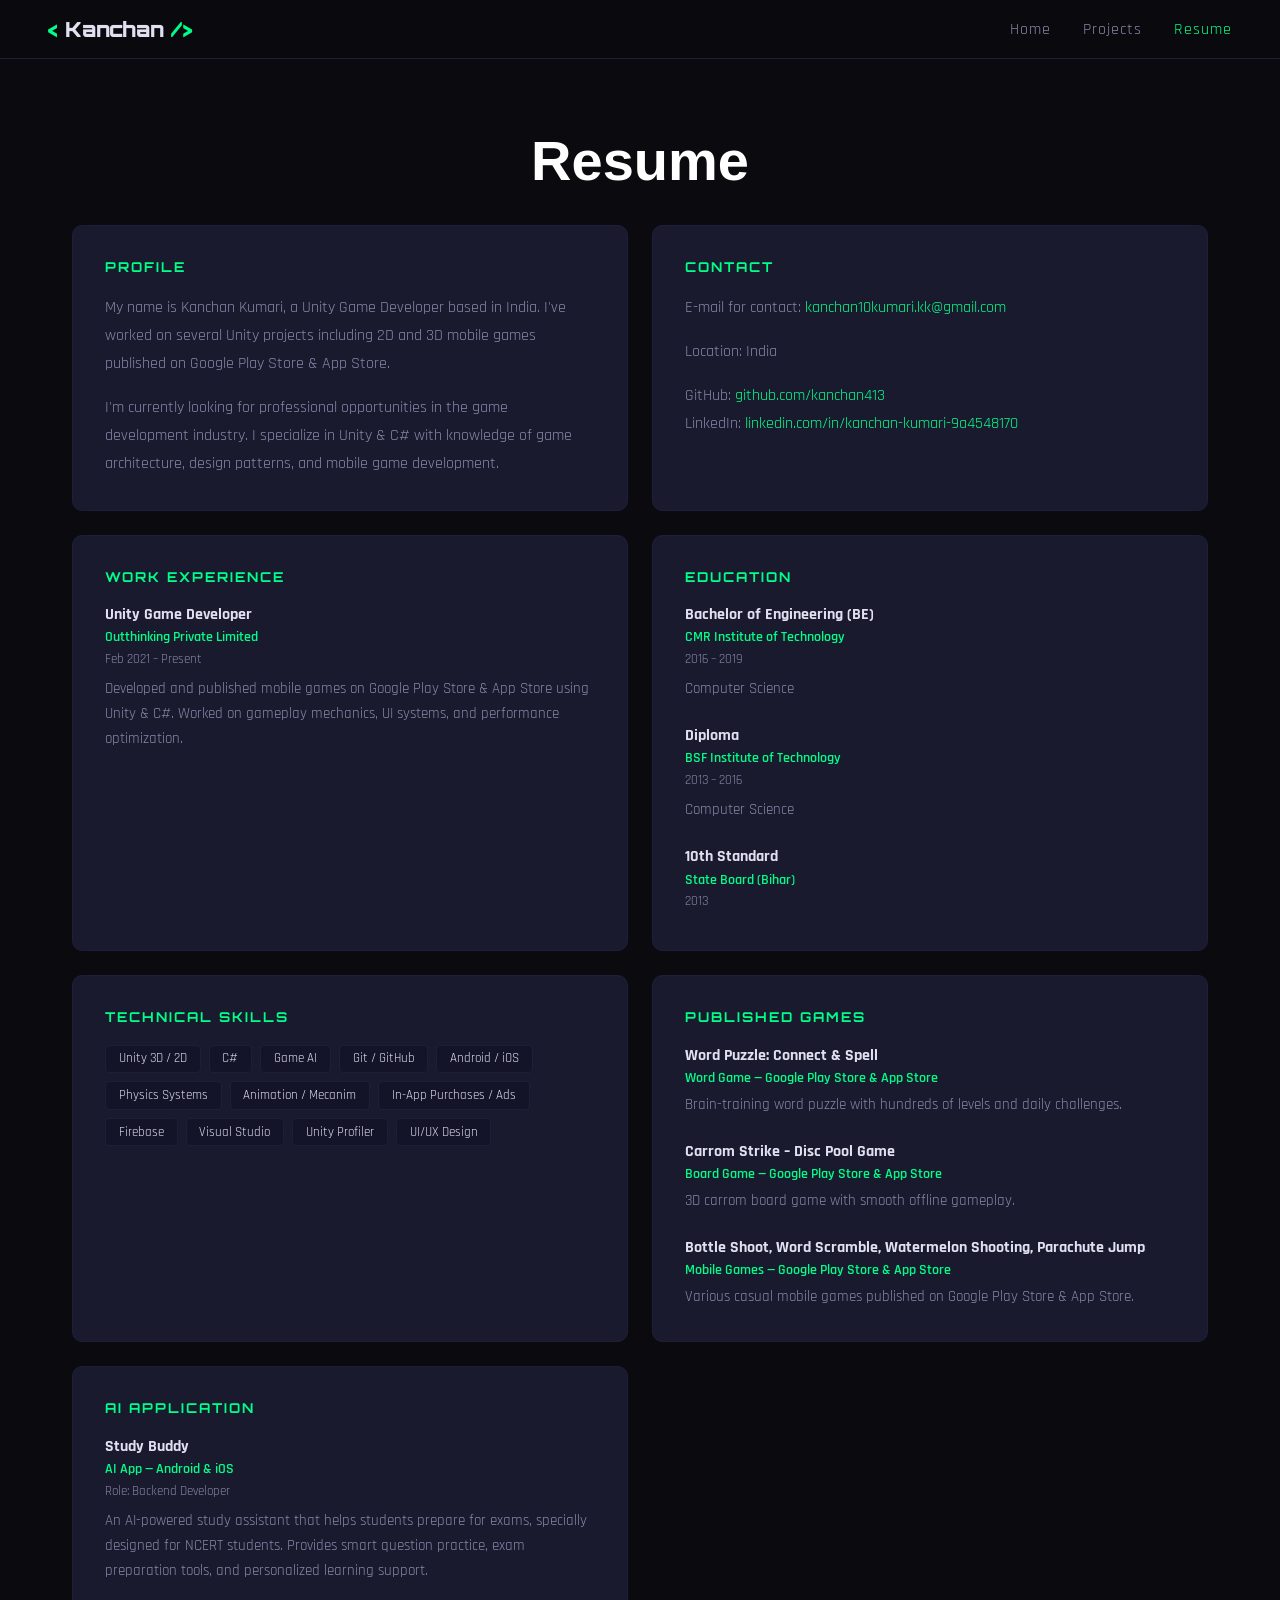
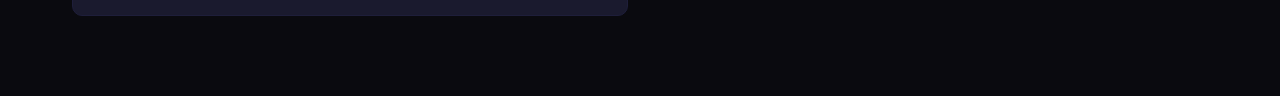
<file: resume.html>
<!DOCTYPE html>
<html lang="en">

<head>
  <meta charset="UTF-8" />
  <meta name="viewport" content="width=device-width, initial-scale=1.0" />
  <title>Resume — Kanchan Kumari</title>
  <link rel="stylesheet" href="style.css" />
  <link
    href="https://fonts.googleapis.com/css2?family=Orbitron:wght@400;700;900&family=Rajdhani:wght@300;400;600&display=swap"
    rel="stylesheet" />
  <link rel="stylesheet" href="https://cdnjs.cloudflare.com/ajax/libs/font-awesome/6.4.0/css/all.min.css" />
  <style>
    .resume-page {
      padding: 8rem 0 5rem;
      position: relative;
      z-index: 1;
    }

    .resume-title {
      text-align: center;
      font-family: sans-serif;
      font-size: 3.5rem;
      font-weight: 700;
      color: #fff;
      margin-bottom: 2rem;
    }

    .resume-pdf-btn {
      display: block;
      width: fit-content;
      margin: 0 auto 3.5rem;
      background: #7c3aed;
      color: #fff;
      text-align: center;
      padding: 1.2rem 2.5rem;
      border-radius: 10px;
      font-family: var(--font-head);
      font-size: 0.9rem;
      font-weight: 700;
      letter-spacing: 1px;
      line-height: 1.5;
      text-decoration: none;
      transition: background 0.3s, transform 0.2s;
    }

    .resume-pdf-btn:hover {
      background: #6d28d9;
      transform: translateY(-2px);
    }

    .resume-grid {
      display: grid;
      grid-template-columns: 1fr 1fr;
      gap: 1.5rem;
    }

    .resume-card {
      background: #1a1a2e;
      border: 1px solid var(--border);
      border-radius: 10px;
      padding: 2rem;
    }

    .resume-card h3 {
      font-family: var(--font-head);
      font-size: 0.85rem;
      letter-spacing: 2px;
      color: var(--accent);
      margin-bottom: 1.2rem;
      text-transform: uppercase;
    }

    .resume-card p {
      color: var(--text-dim);
      line-height: 1.8;
      font-size: 0.97rem;
      margin-bottom: 1rem;
    }

    .resume-card p:last-child {
      margin-bottom: 0;
    }

    .resume-card a {
      color: var(--accent);
      text-decoration: none;
    }

    .resume-card a:hover {
      text-decoration: underline;
    }

    .resume-entry {
      margin-bottom: 1.5rem;
    }

    .resume-entry:last-child {
      margin-bottom: 0;
    }

    .resume-entry-title {
      font-weight: 700;
      color: var(--text);
      font-size: 1rem;
      margin-bottom: 0.2rem;
    }

    .resume-entry-sub {
      color: var(--accent);
      font-size: 0.88rem;
      font-weight: 600;
      margin-bottom: 0.3rem;
    }

    .resume-entry-date {
      color: var(--text-dim);
      font-size: 0.82rem;
      margin-bottom: 0.5rem;
    }

    .resume-entry-desc {
      color: var(--text-dim);
      font-size: 0.93rem;
      line-height: 1.7;
    }

    .resume-skills-list {
      display: flex;
      flex-wrap: wrap;
      gap: 0.5rem;
    }

    .resume-skill {
      background: var(--bg3);
      border: 1px solid var(--border);
      color: var(--text);
      padding: 0.3rem 0.8rem;
      border-radius: 4px;
      font-size: 0.82rem;
    }

    @media (max-width: 768px) {
      .resume-grid {
        grid-template-columns: 1fr;
      }

      .resume-title {
        font-size: 2.5rem;
      }
    }
  </style>
</head>

<body>

  <div class="particles" id="particles"></div>

  <!-- NAV -->
  <nav class="navbar" id="navbar">
    <div class="nav-logo">
      <span class="logo-bracket">&lt;</span>
      <span class="logo-text">Kanchan</span>
      <span class="logo-bracket">/&gt;</span>
    </div>
    <ul class="nav-links">
      <li><a href="index.html">Home</a></li>
      <li><a href="index.html#projects">Projects</a></li>
      <li><a href="resume.html" style="color:var(--accent)">Resume</a></li>
    </ul>
    <div class="hamburger" id="hamburger">
      <span></span><span></span><span></span>
    </div>
  </nav>

  <section class="resume-page">
    <div class="container">

      <h1 class="resume-title">Resume</h1>

      <!-- <a href="resume.pdf" target="_blank" download="Kanchan_Kumari_Resume.pdf" class="resume-pdf-btn">
        <i class="fas fa-file-pdf" style="margin-right:0.5rem;"></i> DOWNLOAD RESUME PDF
      </a> -->

      <div class="resume-grid">

        <!-- PROFILE -->
        <div class="resume-card">
          <h3>Profile</h3>
          <p>
            My name is Kanchan Kumari, a Unity Game Developer based in India.
            I've worked on several Unity projects including 2D and 3D mobile games
            published on Google Play Store &amp; App Store.
          </p>
          <p>
            I'm currently looking for professional opportunities in the game
            development industry. I specialize in Unity & C# with knowledge of
            game architecture, design patterns, and mobile game development.
          </p>
        </div>

        <!-- CONTACT -->
        <div class="resume-card">
          <h3>Contact</h3>
          <p>E-mail for contact: <a href="mailto:kanchan10kumari.kk@gmail.com">kanchan10kumari.kk@gmail.com</a></p>
          <p>Location: India</p>
          <p>
            GitHub: <a href="https://github.com/kanchan413" target="_blank">github.com/kanchan413</a><br />
            LinkedIn: <a href="https://www.linkedin.com/in/kanchan-kumari-9a4548170" target="_blank">linkedin.com/in/kanchan-kumari-9a4548170</a>
          </p>
        </div>

        <!-- WORK EXPERIENCE -->
        <div class="resume-card">
          <h3>Work Experience</h3>

          <div class="resume-entry">
            <div class="resume-entry-title">Unity Game Developer</div>
            <div class="resume-entry-sub">Outthinking Private Limited</div>
            <div class="resume-entry-date">Feb 2021 – Present</div>
            <div class="resume-entry-desc">
              Developed and published mobile games on Google Play Store &amp; App Store using Unity & C#.
              Worked on gameplay mechanics, UI systems, and performance optimization.
            </div>
          </div>

        </div>

        <!-- EDUCATION -->
        <div class="resume-card">
          <h3>Education</h3>

          <div class="resume-entry">
            <div class="resume-entry-title">Bachelor of Engineering (BE)</div>
            <div class="resume-entry-sub">CMR Institute of Technology</div>
            <div class="resume-entry-date">2016 – 2019</div>
            <div class="resume-entry-desc">Computer Science</div>
          </div>

          <div class="resume-entry">
            <div class="resume-entry-title">Diploma</div>
            <div class="resume-entry-sub">BSF Institute of Technology</div>
            <div class="resume-entry-date">2013 – 2016</div>
            <div class="resume-entry-desc">Computer Science</div>
          </div>

          <div class="resume-entry">
            <div class="resume-entry-title">10th Standard</div>
            <div class="resume-entry-sub">State Board (Bihar)</div>
            <div class="resume-entry-date">2013</div>
          </div>
        </div>

        <!-- SKILLS -->
        <div class="resume-card">
          <h3>Technical Skills</h3>
          <div class="resume-skills-list">
            <span class="resume-skill">Unity 3D / 2D</span>
            <span class="resume-skill">C#</span>
            <span class="resume-skill">Game AI</span>
            <span class="resume-skill">Git / GitHub</span>
            <span class="resume-skill">Android / iOS</span>
            <span class="resume-skill">Physics Systems</span>
            <span class="resume-skill">Animation / Mecanim</span>
            <span class="resume-skill">In-App Purchases / Ads</span>
            <span class="resume-skill">Firebase</span>
            <span class="resume-skill">Visual Studio</span>
            <span class="resume-skill">Unity Profiler</span>
            <span class="resume-skill">UI/UX Design</span>
          </div>
        </div>

        <!-- PUBLISHED GAMES -->
        <div class="resume-card">
          <h3>Published Games</h3>

          <div class="resume-entry">
            <div class="resume-entry-title">Word Puzzle: Connect & Spell</div>
            <div class="resume-entry-sub">Word Game — Google Play Store &amp; App Store</div>
            <div class="resume-entry-desc">Brain-training word puzzle with hundreds of levels and daily challenges.
            </div>
          </div>

          <div class="resume-entry">
            <div class="resume-entry-title">Carrom Strike – Disc Pool Game</div>
            <div class="resume-entry-sub">Board Game — Google Play Store &amp; App Store</div>
            <div class="resume-entry-desc">3D carrom board game with smooth offline gameplay.</div>
          </div>

          <div class="resume-entry">
            <div class="resume-entry-title">Bottle Shoot, Word Scramble, Watermelon Shooting, Parachute Jump</div>
            <div class="resume-entry-sub">Mobile Games — Google Play Store &amp; App Store</div>
            <div class="resume-entry-desc">Various casual mobile games published on Google Play Store &amp; App Store.
            </div>
          </div>
        </div>

        <!-- AI APP -->
        <div class="resume-card">
          <h3>AI Application</h3>

          <div class="resume-entry">
            <div class="resume-entry-title">Study Buddy</div>
            <div class="resume-entry-sub">AI App — Android &amp; iOS</div>
            <div class="resume-entry-date">Role: Backend Developer</div>
            <div class="resume-entry-desc">
              An AI-powered study assistant that helps students prepare for exams,
              specially designed for NCERT students. Provides smart question practice,
              exam preparation tools, and personalized learning support.
            </div>
          </div>
        </div>

      </div>
    </div>
  </section>

  <script src="script.js"></script>
</body>

</html>
</file>
<file: style.css>
/* ===== RESET & BASE ===== */
*, *::before, *::after { margin: 0; padding: 0; box-sizing: border-box; }

:root {
  --bg:        #0a0a0f;
  --bg2:       #0f0f1a;
  --bg3:       #141428;
  --card:      #12121f;
  --border:    #1e1e3a;
  --accent:    #00ff88;
  --accent2:   #ff6b35;
  --purple:    #7c3aed;
  --cyan:      #00d4ff;
  --text:      #e0e0f0;
  --text-dim:  #8888aa;
  --font-head: 'Orbitron', monospace;
  --font-body: 'Rajdhani', sans-serif;
}

html { scroll-behavior: smooth; }

body {
  background: var(--bg);
  color: var(--text);
  font-family: var(--font-body);
  font-size: 1.05rem;
  overflow-x: hidden;
}

::-webkit-scrollbar { width: 6px; }
::-webkit-scrollbar-track { background: var(--bg); }
::-webkit-scrollbar-thumb { background: var(--accent); border-radius: 3px; }

/* ===== PARTICLES ===== */
.particles {
  position: fixed; top: 0; left: 0;
  width: 100%; height: 100%;
  pointer-events: none; z-index: 0; overflow: hidden;
}
.particle {
  position: absolute; width: 2px; height: 2px;
  background: var(--accent); border-radius: 50%;
  animation: float linear infinite; opacity: 0;
}
@keyframes float {
  0%   { transform: translateY(100vh); opacity: 0; }
  10%  { opacity: 0.6; }
  90%  { opacity: 0.3; }
  100% { transform: translateY(-10vh) translateX(50px); opacity: 0; }
}

/* ===== NAVBAR ===== */
.navbar {
  position: fixed; top: 0; left: 0; right: 0;
  display: flex; align-items: center; justify-content: space-between;
  padding: 1rem 3rem;
  background: rgba(10,10,15,0.85);
  backdrop-filter: blur(12px);
  border-bottom: 1px solid var(--border);
  z-index: 1000;
  transition: all 0.3s;
}
.navbar.scrolled { padding: 0.7rem 3rem; box-shadow: 0 4px 30px rgba(0,255,136,0.1); }

.nav-logo { font-family: var(--font-head); font-size: 1.3rem; font-weight: 900; }
.logo-bracket { color: var(--accent); }
.logo-text    { color: var(--text); }

.nav-links { display: flex; gap: 2rem; list-style: none; }
.nav-links a {
  color: var(--text-dim); text-decoration: none;
  font-family: var(--font-body); font-size: 1rem; letter-spacing: 1px;
  transition: color 0.3s; position: relative;
}
.nav-links a::after {
  content: ''; position: absolute; bottom: -4px; left: 0;
  width: 0; height: 2px; background: var(--accent); transition: width 0.3s;
}
.nav-links a:hover { color: var(--accent); }
.nav-links a:hover::after { width: 100%; }

.hamburger { display: none; flex-direction: column; gap: 5px; cursor: pointer; }
.hamburger span { width: 25px; height: 2px; background: var(--accent); transition: all 0.3s; }

/* ===== CONTAINER ===== */
.container { max-width: 1200px; margin: 0 auto; padding: 0 2rem; }

/* ===== SECTION HEADERS ===== */
.section-header { text-align: center; margin-bottom: 3rem; }
.section-tag {
  color: var(--accent); font-family: var(--font-head);
  font-size: 0.8rem; letter-spacing: 3px; display: block; margin-bottom: 0.5rem;
}
.section-header h2 {
  font-family: var(--font-head); font-size: 2.5rem; font-weight: 900;
  background: linear-gradient(135deg, #fff 0%, var(--accent) 100%);
  -webkit-background-clip: text; -webkit-text-fill-color: transparent; background-clip: text;
}

/* ===== FADE UP ===== */
.fade-up {
  opacity: 0; transform: translateY(30px);
  transition: opacity 0.6s ease, transform 0.6s ease;
}
.fade-up.visible { opacity: 1; transform: translateY(0); }

/* ===== HERO ===== */
.hero {
  min-height: 100vh;
  display: flex; align-items: center; justify-content: space-between;
  padding: 8rem 3rem 4rem; position: relative; z-index: 1; gap: 3rem;
}
.hero-content { flex: 1; max-width: 600px; }

.hero-tag {
  color: var(--accent); font-family: var(--font-head);
  font-size: 0.8rem; letter-spacing: 4px; margin-bottom: 1rem;
  display: flex; align-items: center; gap: 0.5rem;
}
.hero-tag::before { content: ''; width: 30px; height: 2px; background: var(--accent); }

.hero-title {
  font-family: var(--font-head); font-size: clamp(2rem, 5vw, 3.5rem);
  font-weight: 900; line-height: 1.2; margin-bottom: 1.5rem;
}
.highlight { color: var(--accent); text-shadow: 0 0 20px rgba(0,255,136,0.5); }

.hero-subtitle { color: var(--text-dim); font-size: 1.1rem; line-height: 1.8; margin-bottom: 2rem; }
.accent { color: var(--accent); font-weight: 600; }

.hero-buttons { display: flex; gap: 1rem; flex-wrap: wrap; margin-bottom: 3rem; }

.btn {
  display: inline-flex; align-items: center; gap: 0.5rem;
  padding: 0.8rem 1.8rem; border-radius: 4px;
  font-family: var(--font-head); font-size: 0.85rem; letter-spacing: 1px;
  text-decoration: none; cursor: pointer; border: none; transition: all 0.3s;
}
.btn-primary {
  background: var(--accent); color: var(--bg); font-weight: 700;
  box-shadow: 0 0 20px rgba(0,255,136,0.3);
}
.btn-primary:hover { background: #00cc6a; box-shadow: 0 0 35px rgba(0,255,136,0.6); transform: translateY(-2px); }
.btn-outline {
  background: transparent; color: var(--accent); border: 1px solid var(--accent);
}
.btn-outline:hover { background: rgba(0,255,136,0.1); transform: translateY(-2px); }
.full-width { width: 100%; justify-content: center; }

.hero-stats { display: flex; gap: 2rem; padding-top: 2rem; border-top: 1px solid var(--border); }
.stat { text-align: center; }
.stat-number { font-family: var(--font-head); font-size: 2rem; font-weight: 900; color: var(--accent); }
.stat-label { display: block; font-size: 0.75rem; color: var(--text-dim); letter-spacing: 1px; margin-top: 0.2rem; }

/* ===== GAME WINDOW ===== */
.hero-visual { flex: 1; max-width: 500px; }
.game-window {
  background: var(--bg3); border: 1px solid var(--border); border-radius: 8px; overflow: hidden;
  box-shadow: 0 20px 60px rgba(0,0,0,0.5), 0 0 40px rgba(0,255,136,0.05);
}
.window-bar {
  display: flex; align-items: center; gap: 0.5rem;
  padding: 0.8rem 1rem; background: var(--bg2); border-bottom: 1px solid var(--border);
}
.dot { width: 12px; height: 12px; border-radius: 50%; }
.dot.red    { background: #ff5f57; }
.dot.yellow { background: #ffbd2e; }
.dot.green  { background: #28c940; }
.window-title { margin-left: 0.5rem; font-family: var(--font-head); font-size: 0.75rem; color: var(--text-dim); }
.code-block { padding: 1.5rem; min-height: 300px; }
.code-block pre { font-family: 'Courier New', monospace; font-size: 0.85rem; line-height: 1.8; color: #abb2bf; white-space: pre-wrap; }

/* ===== ABOUT ===== */
.about { padding: 6rem 0; background: var(--bg2); position: relative; z-index: 1; }
.about-content { display: flex; gap: 4rem; align-items: center; }
.about-avatar { flex-shrink: 0; }
.avatar-frame {
  width: 180px; height: 180px; position: relative;
  display: flex; align-items: center; justify-content: center;
}
.avatar-icon {
  width: 140px; height: 140px;
  background: linear-gradient(135deg, var(--bg3), var(--border));
  border-radius: 50%; display: flex; align-items: center; justify-content: center;
  font-size: 4rem; color: var(--accent); z-index: 2; position: relative;
  box-shadow: 0 0 30px rgba(0,255,136,0.2);
}
.avatar-ring {
  position: absolute; width: 100%; height: 100%; border-radius: 50%;
  border: 2px solid transparent; border-top-color: var(--accent);
  animation: spin 3s linear infinite;
}
.ring2 { width: 90%; height: 90%; border-top-color: var(--accent2); animation-duration: 2s; animation-direction: reverse; }
@keyframes spin { to { transform: rotate(360deg); } }

.about-text p { color: var(--text-dim); line-height: 1.8; margin-bottom: 1rem; font-size: 1.05rem; }
.about-tags { display: flex; flex-wrap: wrap; gap: 0.5rem; margin-top: 1.5rem; }
.tag {
  background: var(--bg3); border: 1px solid var(--border); color: var(--accent);
  padding: 0.3rem 0.8rem; border-radius: 4px; font-family: var(--font-head); font-size: 0.75rem; transition: all 0.3s;
}
.tag:hover { border-color: var(--accent); background: rgba(0,255,136,0.1); }

/* ===== SKILLS ===== */
.skills { padding: 6rem 0; position: relative; z-index: 1; }
.skills-grid { display: grid; grid-template-columns: repeat(auto-fit, minmax(260px, 1fr)); gap: 1.5rem; }
.skill-card {
  background: var(--card); border: 1px solid var(--border); border-radius: 8px;
  padding: 1.5rem; transition: all 0.3s; position: relative; overflow: hidden;
}
.skill-card::before {
  content: ''; position: absolute; top: 0; left: 0;
  width: 3px; height: 0; background: var(--accent); transition: height 0.4s;
}
.skill-card:hover { border-color: var(--accent); transform: translateY(-4px); }
.skill-card:hover::before { height: 100%; }
.skill-icon { font-size: 1.8rem; color: var(--accent); margin-bottom: 0.8rem; }
.skill-card h3 { font-family: var(--font-head); font-size: 0.9rem; margin-bottom: 1rem; letter-spacing: 1px; }
.skill-bar { height: 6px; background: var(--border); border-radius: 3px; overflow: hidden; margin-bottom: 0.4rem; }
.skill-fill {
  height: 100%; background: linear-gradient(90deg, var(--accent), var(--cyan));
  border-radius: 3px; width: 0; transition: width 1.5s ease;
}
.skill-percent { font-size: 0.8rem; color: var(--accent); font-family: var(--font-head); }

/* ===== PROJECTS ===== */
.projects { padding: 6rem 0; background: var(--bg2); position: relative; z-index: 1; }
.filter-buttons { display: flex; gap: 0.8rem; flex-wrap: wrap; justify-content: center; margin-bottom: 3rem; }
.filter-btn {
  background: transparent; border: 1px solid var(--border); color: var(--text-dim);
  padding: 0.5rem 1.2rem; border-radius: 4px; cursor: pointer;
  font-family: var(--font-head); font-size: 0.75rem; letter-spacing: 1px; transition: all 0.3s;
}
.filter-btn.active, .filter-btn:hover { border-color: var(--accent); color: var(--accent); background: rgba(0,255,136,0.08); }

.projects-grid { display: grid; grid-template-columns: repeat(auto-fit, minmax(340px, 1fr)); gap: 2rem; }
.project-card {
  background: var(--card); border: 1px solid var(--border); border-radius: 10px;
  overflow: hidden; transition: all 0.3s;
}
.project-card:hover { border-color: var(--accent); transform: translateY(-6px); box-shadow: 0 20px 40px rgba(0,0,0,0.4); }
.project-card.hidden { display: none; }

.project-thumbnail { position: relative; height: 220px; overflow: hidden; }
.project-img-cover { width: 100%; height: 100%; object-fit: cover; display: block; }
.project-placeholder {
  width: 100%; height: 100%;
  background: linear-gradient(135deg, #1a1a2e 0%, #16213e 100%);
  display: flex; align-items: center; justify-content: center; font-size: 4rem; color: var(--accent);
}
.project-placeholder.purple { background: linear-gradient(135deg, #1a0a2e, #2e1060); color: #c084fc; }
.project-placeholder.cyan   { background: linear-gradient(135deg, #001a2e, #003060); color: var(--cyan); }
.project-placeholder.orange { background: linear-gradient(135deg, #2e1000, #5c2000); color: var(--accent2); }
.project-placeholder.green  { background: linear-gradient(135deg, #001a10, #003020); color: #4ade80; }
.project-placeholder.pink   { background: linear-gradient(135deg, #2e001a, #600040); color: #f472b6; }

.project-overlay {
  position: absolute; top: 0; left: 0; width: 100%; height: 100%;
  background: rgba(0,0,0,0.85); display: flex; align-items: center; justify-content: center;
  gap: 1rem; opacity: 0; transition: opacity 0.3s;
}
.project-card:hover .project-overlay { opacity: 1; }
.project-link {
  display: inline-flex; align-items: center; gap: 0.4rem; color: var(--accent);
  border: 1px solid var(--accent); padding: 0.5rem 1rem; border-radius: 4px;
  text-decoration: none; font-family: var(--font-head); font-size: 0.75rem; transition: all 0.3s;
}
.project-link:hover { background: var(--accent); color: var(--bg); }

.project-info { padding: 1.5rem; }
.project-tags { display: flex; gap: 0.4rem; flex-wrap: wrap; margin-bottom: 0.8rem; }
.ptag { font-size: 0.7rem; padding: 0.2rem 0.6rem; border-radius: 3px; font-family: var(--font-head); letter-spacing: 0.5px; background: var(--border); color: var(--text-dim); }
.ptag.unity   { background: rgba(0,255,136,0.15); color: var(--accent); }
.ptag.mobile  { background: rgba(0,212,255,0.15);  color: var(--cyan); }
.ptag.vr      { background: rgba(124,58,237,0.15); color: #c084fc; }

.project-info h3 { font-family: var(--font-head); font-size: 1.1rem; margin-bottom: 0.6rem; }
.project-info p  { color: var(--text-dim); font-size: 0.95rem; line-height: 1.6; margin-bottom: 1rem; }
.project-features { display: flex; flex-direction: column; gap: 0.3rem; }
.project-features span { font-size: 0.85rem; color: var(--text-dim); display: flex; align-items: center; gap: 0.5rem; }
.project-features i { color: var(--accent); font-size: 0.7rem; }

/* ===== CONTACT ===== */
.contact { padding: 6rem 0; position: relative; z-index: 1; }
.contact-content { display: grid; grid-template-columns: 1fr 1fr; gap: 4rem; }
.contact-desc { color: var(--text-dim); line-height: 1.8; margin-bottom: 2rem; font-size: 1.05rem; }
.contact-items { display: flex; flex-direction: column; gap: 1rem; margin-bottom: 2rem; }
.contact-item { display: flex; align-items: center; gap: 1rem; color: var(--text-dim); }
.contact-item i { color: var(--accent); width: 20px; text-align: center; }
.status-online { color: #00ff88; animation: pulse 2s ease-in-out infinite; }
@keyframes pulse { 0%,100%{opacity:1} 50%{opacity:0.4} }
.social-links { display: flex; gap: 1rem; flex-wrap: wrap; }
.social-btn {
  display: inline-flex; align-items: center; gap: 0.5rem;
  padding: 0.6rem 1.2rem; border-radius: 4px; text-decoration: none;
  font-family: var(--font-head); font-size: 0.75rem; letter-spacing: 1px;
  border: 1px solid var(--border); color: var(--text-dim); transition: all 0.3s;
}
.social-btn:hover { transform: translateY(-2px); }
.social-btn.github:hover   { border-color: #fff; color: #fff; }
.social-btn.linkedin:hover { border-color: #0077b5; color: #0077b5; }

/* ===== FORM ===== */
.contact-form { display: flex; flex-direction: column; gap: 1.2rem; }
.form-group input, .form-group textarea {
  width: 100%; background: var(--card); border: 1px solid var(--border);
  border-radius: 6px; padding: 1rem; color: var(--text);
  font-family: var(--font-body); font-size: 1rem; outline: none;
  transition: border-color 0.3s; resize: vertical;
}
.form-group input:focus, .form-group textarea:focus { border-color: var(--accent); }

/* ===== FOOTER ===== */
.footer { background: var(--bg2); border-top: 1px solid var(--border); padding: 2.5rem; text-align: center; position: relative; z-index: 1; }
.footer-content { display: flex; flex-direction: column; align-items: center; gap: 0.5rem; }
.footer-logo { font-family: var(--font-head); font-size: 1.2rem; margin-bottom: 0.5rem; }
.footer p { color: var(--text-dim); font-size: 0.9rem; }
.footer-copy { font-size: 0.8rem; margin-top: 0.3rem; }

/* ===== RESPONSIVE ===== */
@media (max-width: 900px) {
  .hero { flex-direction: column; padding: 7rem 2rem 3rem; text-align: center; }
  .hero-tag { justify-content: center; }
  .hero-buttons, .hero-stats { justify-content: center; }
  .hero-visual { width: 100%; max-width: 100%; }
  .about-content { flex-direction: column; text-align: center; }
  .contact-content { grid-template-columns: 1fr; }
  .navbar { padding: 1rem 1.5rem; }
  .nav-links { display: none; flex-direction: column; position: absolute; top: 100%; left: 0; right: 0; background: var(--bg2); padding: 1rem 2rem; gap: 1rem; border-bottom: 1px solid var(--border); }
  .nav-links.open { display: flex; }
  .hamburger { display: flex; }
}
@media (max-width: 600px) {
  .projects-grid { grid-template-columns: 1fr; }
  .skills-grid { grid-template-columns: 1fr 1fr; }
  .section-header h2 { font-size: 1.8rem; }
}
</file>
